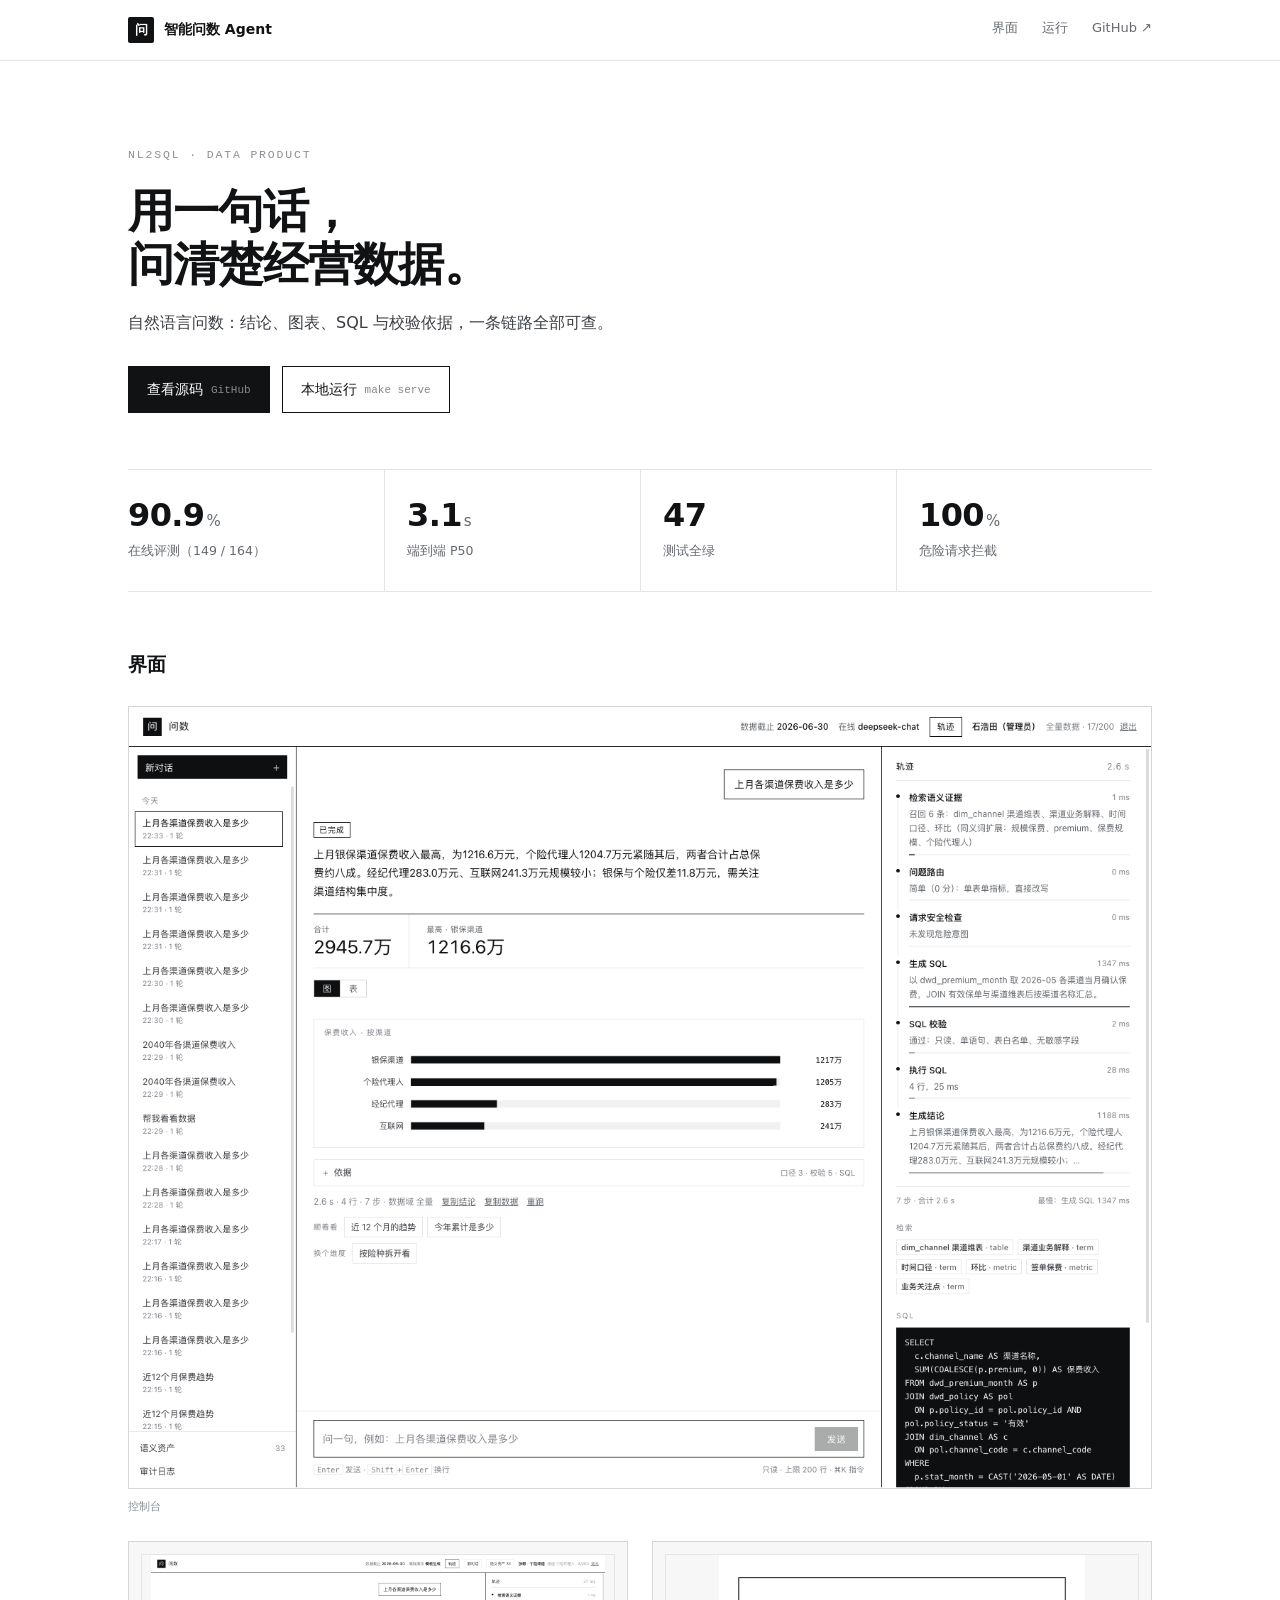
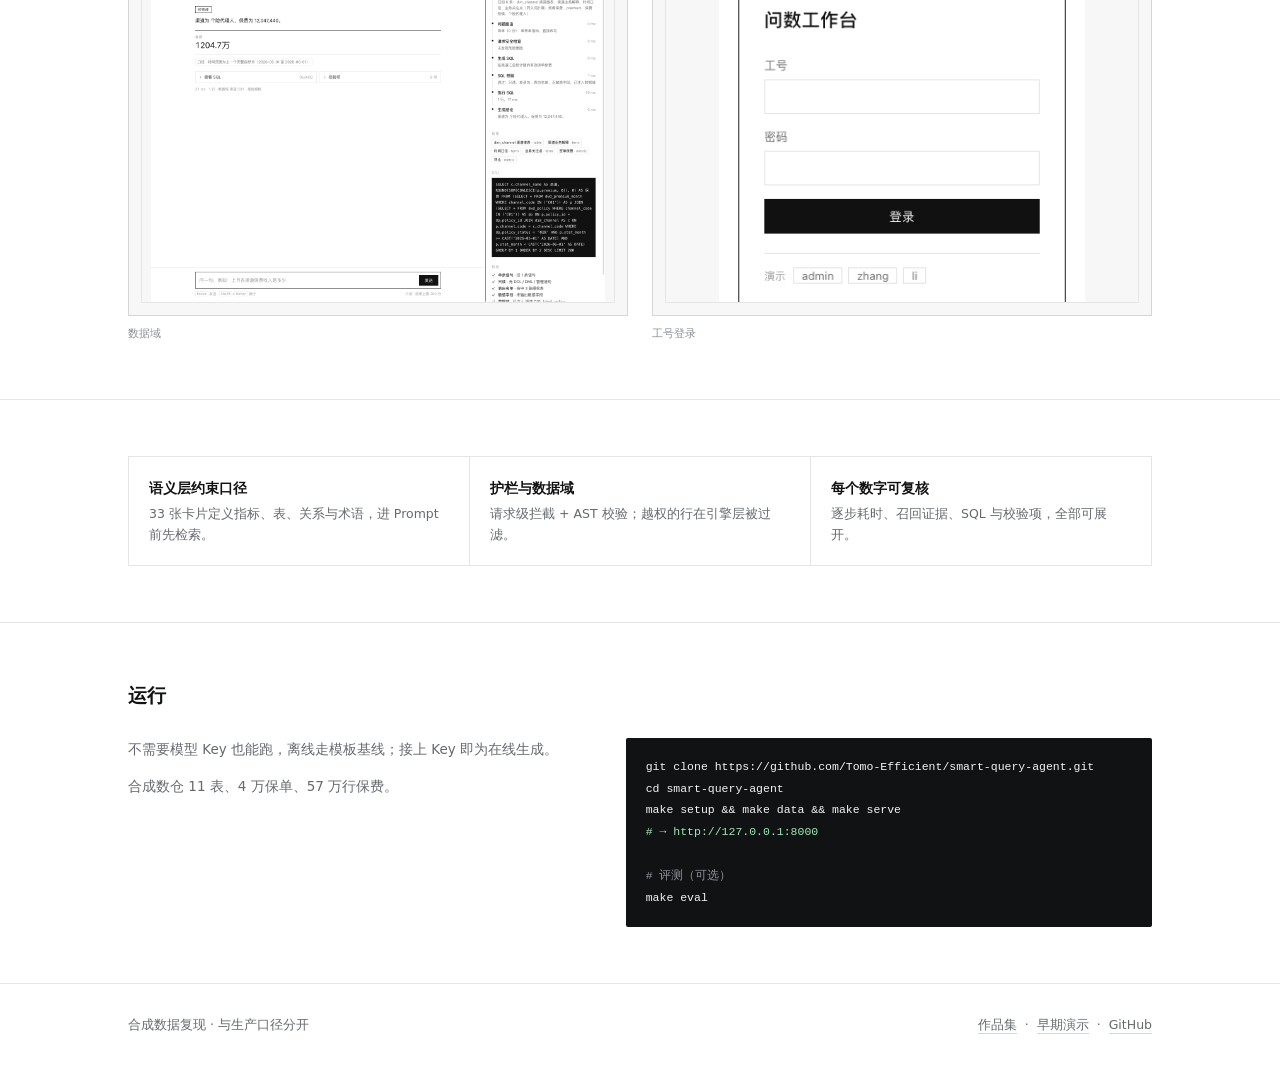
<file: index.html>
<!DOCTYPE html>
<html lang="zh-CN">
<head>
<meta charset="UTF-8">
<meta name="viewport" content="width=device-width, initial-scale=1.0">
<title>智能问数 Agent · 可运行的 NL2SQL</title>
<meta name="description" content="自然语言问数：结论、图表、SQL 与校验依据，一条链路全部可查。164 题在线评测 90.9%，代码开源。">
<style>
  :root{
    --ink:#111214;
    --ink-2:#3a3d42;
    --muted:#666a70;
    --faint:#8b8f95;
    --line:#e5e5e7;
    --line-2:#d6d6d9;
    --bg:#ffffff;
    --soft:#f7f7f8;
    --mono:"SF Mono",ui-monospace,"SFMono-Regular",Menlo,Consolas,"Liberation Mono",monospace;
    --sans:"PingFang SC","Hiragino Sans GB","Microsoft YaHei",system-ui,-apple-system,"Segoe UI",sans-serif;
    --max:1080px;
  }
  *{box-sizing:border-box;margin:0;padding:0}
  body{background:var(--bg);color:var(--ink);font-family:var(--sans);font-size:15px;line-height:1.7;-webkit-font-smoothing:antialiased}
  a{color:inherit}
  ::selection{background:#111;color:#fff}
  .wrap{max-width:var(--max);margin:0 auto;padding:0 28px}

  header{border-bottom:1px solid var(--line)}
  .bar{display:flex;align-items:center;justify-content:space-between;height:60px}
  .brand{display:flex;align-items:center;gap:10px;text-decoration:none}
  .mark{width:26px;height:26px;background:var(--ink);color:#fff;display:grid;place-items:center;font-size:13px;font-weight:600;border-radius:2px}
  .brand b{font-size:14px;font-weight:600}
  .bar nav{display:flex;align-items:center;gap:24px;font-size:13px;color:var(--muted)}
  .bar nav a{text-decoration:none;border-bottom:1px solid transparent;padding-bottom:2px;transition:border-color .15s,color .15s}
  .bar nav a:hover{color:var(--ink);border-bottom-color:var(--ink)}

  .hero{padding:84px 0 56px;border-bottom:1px solid var(--line)}
  .eyebrow{font-family:var(--mono);font-size:11.5px;letter-spacing:.16em;color:var(--faint);margin-bottom:20px;text-transform:uppercase}
  h1{font-size:clamp(30px,4.4vw,46px);line-height:1.16;letter-spacing:-.02em;font-weight:600;text-wrap:balance}
  .lead{margin-top:18px;max-width:34em;color:var(--ink-2);font-size:16px}
  .actions{display:flex;flex-wrap:wrap;gap:12px;margin-top:30px}
  .btn{display:inline-flex;align-items:center;gap:8px;text-decoration:none;border:1px solid var(--ink);padding:11px 18px;font-size:13.5px;font-weight:500;transition:background .15s,color .15s}
  .btn.primary{background:var(--ink);color:#fff}
  .btn.primary:hover{background:#000}
  .btn.ghost:hover{background:var(--soft)}
  .btn .k{font-family:var(--mono);font-size:11px;opacity:.5}

  .facts{display:grid;grid-template-columns:repeat(4,1fr);border-bottom:1px solid var(--line)}
  .fact{padding:28px 0 30px;border-left:1px solid var(--line);padding-left:22px}
  .fact:first-child{border-left:0;padding-left:0}
  .fact .v{font-size:32px;line-height:1.1;font-weight:600;letter-spacing:-.02em;font-variant-numeric:tabular-nums}
  .fact .v small{font-size:15px;font-weight:500;color:var(--muted);margin-left:2px}
  .fact .k{margin-top:6px;font-size:12.5px;color:var(--muted)}

  section{padding:56px 0;border-bottom:1px solid var(--line)}
  h2{font-size:19px;font-weight:600;letter-spacing:-.01em;margin-bottom:26px}

  .shots{display:grid;grid-template-columns:1fr 1fr;gap:24px}
  .shot{display:block;text-decoration:none}
  .shot.big{grid-column:1 / -1}
  .frame{border:1px solid var(--line-2);background:var(--soft);overflow:hidden}
  .frame img{display:block;width:100%;height:auto}
  .shots .shot:not(.big) .frame{position:relative;aspect-ratio:4/3}
  .shots .shot:not(.big) .frame img{
    position:absolute;inset:12px;width:calc(100% - 24px);height:calc(100% - 24px);
    object-fit:contain;border:1px solid var(--line);
  }
  .cap{display:flex;justify-content:space-between;gap:16px;margin-top:9px;font-size:12px;color:var(--muted)}
  .cap span:last-child{color:var(--faint);font-family:var(--mono);font-size:11px}

  .cards{display:grid;grid-template-columns:repeat(3,1fr);gap:1px;background:var(--line);border:1px solid var(--line)}
  .card{background:#fff;padding:20px}
  .card h3{font-size:13.5px;font-weight:600;margin-bottom:4px}
  .card p{font-size:12.5px;color:var(--muted);line-height:1.65}

  .run{display:grid;grid-template-columns:1fr 1.15fr;gap:40px;align-items:start}
  .run p{font-size:13.5px;color:var(--muted);margin-bottom:14px}
  .run p:last-child{margin-bottom:0}
  pre{background:var(--ink);color:#f4f4f5;font-family:var(--mono);font-size:11.5px;line-height:1.9;padding:18px 20px;border-radius:2px;white-space:pre-wrap;overflow-wrap:anywhere}
  pre .c{color:#8e9299}
  pre .g{color:#9ee6b8}

  footer{padding:30px 0 48px;font-size:12.5px;color:var(--muted)}
  .foot{display:flex;flex-wrap:wrap;justify-content:space-between;gap:12px}
  .foot a{color:var(--muted);text-decoration:none;border-bottom:1px solid var(--line-2);padding-bottom:1px}
  .foot a:hover{color:var(--ink);border-bottom-color:var(--ink)}

  @media (max-width:860px){
    .hero{padding:56px 0 40px}
    h1{font-size:27px}
    .facts{grid-template-columns:1fr 1fr}
    .fact{border-left:0;border-top:1px solid var(--line);padding:20px 0}
    .fact:nth-child(-n+2){border-top:0}
    .fact:nth-child(even){padding-left:18px;border-left:1px solid var(--line)}
    .shots{grid-template-columns:1fr}
    .cards{grid-template-columns:1fr}
    .run{grid-template-columns:1fr;gap:22px}
    section{padding:44px 0}
    .bar nav a.hide-sm{display:none}
  }
  @media (prefers-reduced-motion:reduce){*{transition:none!important}}
</style>
</head>
<body>

<header>
  <div class="wrap bar">
    <a class="brand" href="./"><span class="mark">问</span><b>智能问数 Agent</b></a>
    <nav>
      <a href="#shots" class="hide-sm">界面</a>
      <a href="#run">运行</a>
      <a href="https://github.com/Tomo-Efficient/smart-query-agent" target="_blank" rel="noopener">GitHub ↗</a>
    </nav>
  </div>
</header>

<main>
  <div class="wrap">
    <div class="hero">
      <div class="eyebrow">NL2SQL · Data Product</div>
      <h1>用一句话，<br>问清楚经营数据。</h1>
      <p class="lead">自然语言问数：结论、图表、SQL 与校验依据，一条链路全部可查。</p>
      <div class="actions">
        <a class="btn primary" href="https://github.com/Tomo-Efficient/smart-query-agent" target="_blank" rel="noopener">查看源码 <span class="k">GitHub</span></a>
        <a class="btn ghost" href="#run">本地运行 <span class="k">make serve</span></a>
      </div>
    </div>
  </div>

  <div class="wrap">
    <div class="facts">
      <div class="fact"><div class="v">90.9<small>%</small></div><div class="k">在线评测（149 / 164）</div></div>
      <div class="fact"><div class="v">3.1<small>s</small></div><div class="k">端到端 P50</div></div>
      <div class="fact"><div class="v">47</div><div class="k">测试全绿</div></div>
      <div class="fact"><div class="v">100<small>%</small></div><div class="k">危险请求拦截</div></div>
    </div>
  </div>

  <section id="shots">
    <div class="wrap">
      <h2>界面</h2>
      <div class="shots">
        <a class="shot big" href="docs/console.png" target="_blank" rel="noopener">
          <div class="frame"><img src="docs/console.png" alt="控制台：对话历史、结论与图表、运行轨迹" loading="lazy"></div>
          <div class="cap"><span>控制台</span></div>
        </a>
        <a class="shot" href="docs/scope.png" target="_blank" rel="noopener">
          <div class="frame"><img src="docs/scope.png" alt="数据域生效，只返回有权限的渠道" loading="lazy"></div>
          <div class="cap"><span>数据域</span></div>
        </a>
        <a class="shot" href="docs/login.png" target="_blank" rel="noopener">
          <div class="frame"><img src="docs/login-card.png" alt="工号登录" loading="lazy"></div>
          <div class="cap"><span>工号登录</span></div>
        </a>
      </div>
    </div>
  </section>

  <section>
    <div class="wrap">
      <div class="cards">
        <div class="card"><h3>语义层约束口径</h3><p>33 张卡片定义指标、表、关系与术语，进 Prompt 前先检索。</p></div>
        <div class="card"><h3>护栏与数据域</h3><p>请求级拦截 + AST 校验；越权的行在引擎层被过滤。</p></div>
        <div class="card"><h3>每个数字可复核</h3><p>逐步耗时、召回证据、SQL 与校验项，全部可展开。</p></div>
      </div>
    </div>
  </section>

  <section id="run">
    <div class="wrap">
      <h2>运行</h2>
      <div class="run">
        <div>
          <p>不需要模型 Key 也能跑，离线走模板基线；接上 Key 即为在线生成。</p>
          <p>合成数仓 11 表、4 万保单、57 万行保费。</p>
        </div>
        <pre>git clone https://github.com/Tomo-Efficient/smart-query-agent.git
cd smart-query-agent
make setup &amp;&amp; make data &amp;&amp; make serve
<span class="g"># → http://127.0.0.1:8000</span>

<span class="c"># 评测（可选）</span>
make eval</pre>
      </div>
    </div>
  </section>
</main>

<footer>
  <div class="wrap foot">
    <div>合成数据复现 · 与生产口径分开</div>
    <div>
      <a href="https://tomo-efficient.github.io/ai-product-portfolio/" target="_blank" rel="noopener">作品集</a>
      &nbsp;·&nbsp;
      <a href="legacy-demo.html">早期演示</a>
      &nbsp;·&nbsp;
      <a href="https://github.com/Tomo-Efficient/smart-query-agent" target="_blank" rel="noopener">GitHub</a>
    </div>
  </div>
</footer>

</body>
</html>
</file>
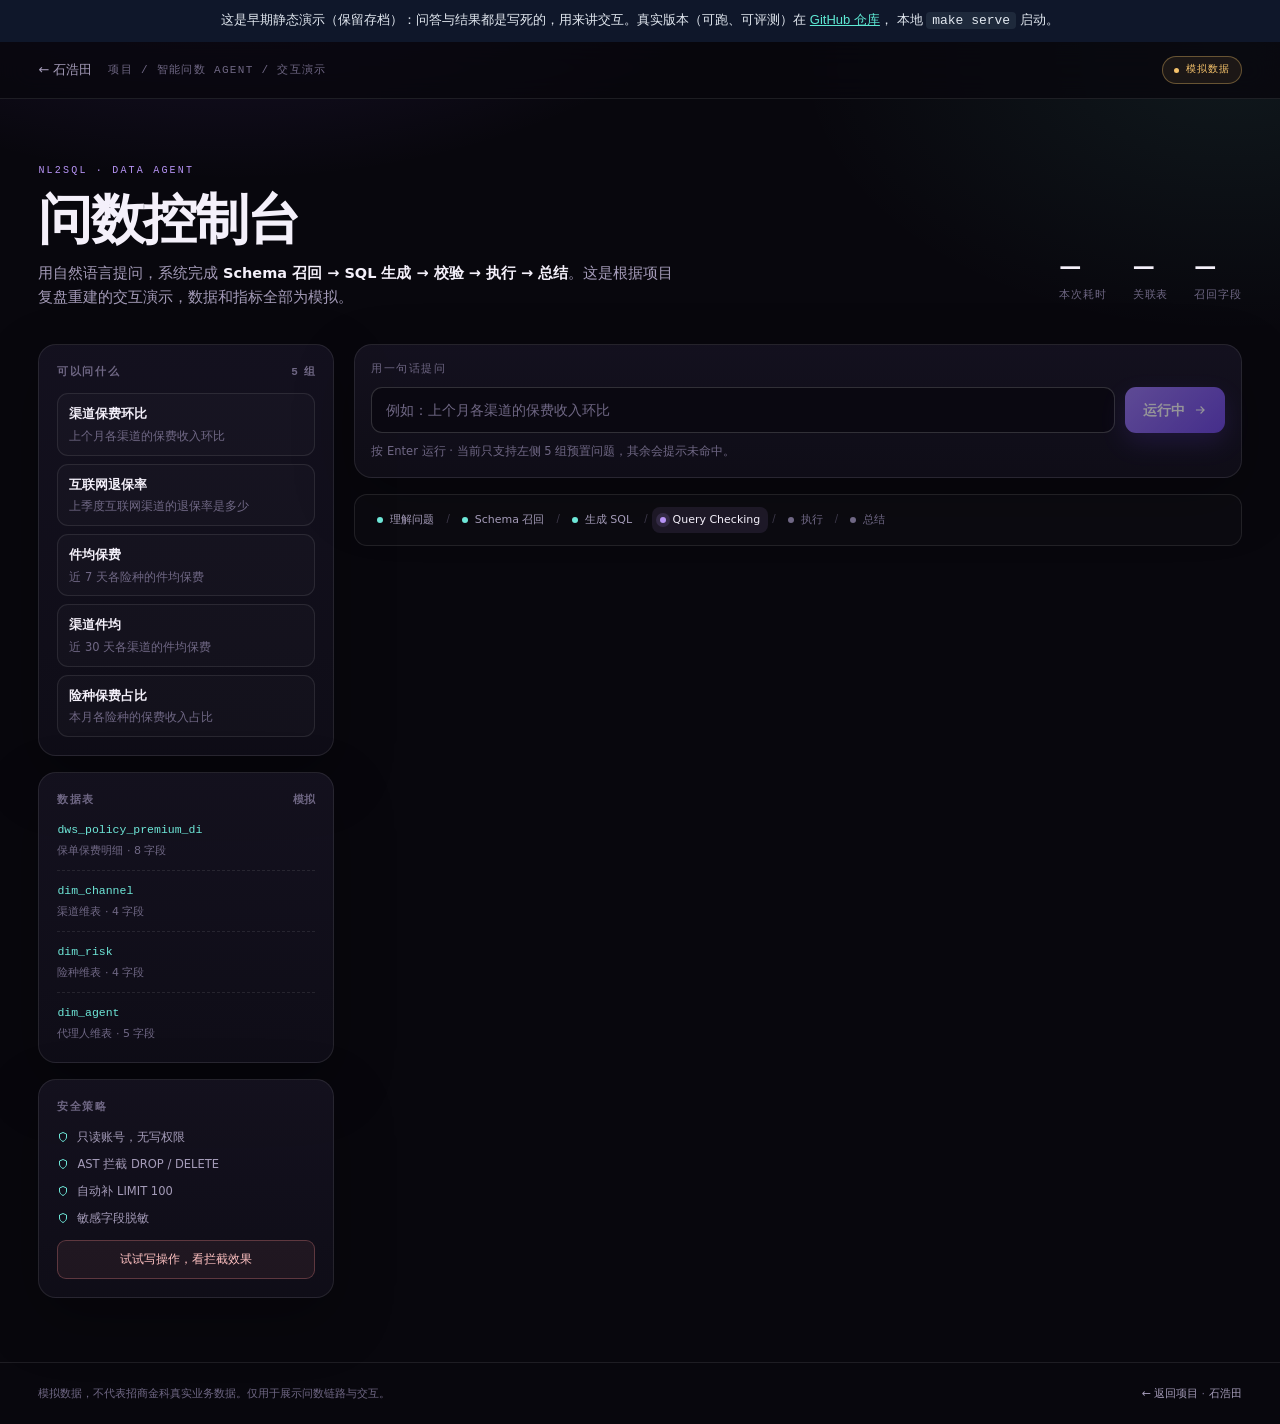
<file: legacy-demo.html>
<!DOCTYPE html>
<html lang="zh-CN">
<head>
<meta charset="UTF-8">
<meta name="viewport" content="width=device-width, initial-scale=1.0">
<title>智能问数 Agent · 交互演示</title>
<meta name="description" content="智能问数 Agent 的交互演示：根据项目复盘重建，自然语言提问、Schema 召回、SQL 生成、Query Checking 与结果展示，全部使用模拟数据。">
<style>
  :root{
    color-scheme: dark;
    --bg:#08070d;
    --bg-2:#0c0a13;
    --panel:#100e18;
    --panel-2:#151220;
    --line:rgba(255,255,255,.09);
    --line-strong:rgba(255,255,255,.16);
    --ink:#f4f0fa;
    --muted:#a49bb8;
    --faint:#6f6784;
    --accent:#b794f6;
    --accent-strong:#8b5cf6;
    --mint:#6ee7d8;
    --amber:#f5c26b;
    --red:#ff8f8f;
    --radius:18px;
    --mono:"SF Mono","Menlo","Consolas","Liberation Mono",monospace;
    --ease:cubic-bezier(.16,1,.3,1);
    font-family:"PingFang SC","Microsoft YaHei","Hiragino Sans GB",system-ui,-apple-system,sans-serif;
    background:var(--bg);color:var(--ink);
    -webkit-font-smoothing:antialiased;
  }
  *{box-sizing:border-box;margin:0;padding:0}
  html{scroll-behavior:smooth}
  body{
    min-width:320px;
    background:
      radial-gradient(900px 520px at 18% -10%,rgba(139,92,246,.20),transparent 62%),
      radial-gradient(720px 460px at 96% 4%,rgba(110,231,216,.08),transparent 60%),
      var(--bg);
    color:var(--ink);line-height:1.65;
  }
  a{color:inherit}
  button{font:inherit;color:inherit}
  ::selection{background:rgba(183,148,246,.3)}

  .top{
    position:sticky;top:0;z-index:30;
    display:flex;align-items:center;gap:16px;
    padding:14px clamp(16px,3vw,40px);
    background:rgba(8,7,13,.78);
    border-bottom:1px solid var(--line);
    backdrop-filter:blur(14px);
  }
  .back{display:inline-flex;align-items:center;gap:8px;text-decoration:none;font-size:13px;color:var(--muted);white-space:nowrap}
  .back:hover{color:var(--ink)}
  .crumb{font-family:var(--mono);font-size:11px;letter-spacing:.12em;text-transform:uppercase;color:var(--faint)}
  .top .badge{margin-left:auto}
  .badge{
    display:inline-flex;align-items:center;gap:7px;
    padding:5px 11px;border:1px solid rgba(245,194,107,.35);border-radius:999px;
    background:rgba(245,194,107,.08);color:var(--amber);
    font-family:var(--mono);font-size:10px;letter-spacing:.1em;text-transform:uppercase;
  }
  .badge::before{content:"";width:5px;height:5px;border-radius:50%;background:currentColor}

  .wrap{max-width:1280px;margin:0 auto;padding:clamp(34px,5vw,64px) clamp(16px,3vw,40px) 64px}

  .intro{display:grid;grid-template-columns:minmax(0,1fr) auto;gap:28px;align-items:end;margin-bottom:34px}
  .kicker{font-family:var(--mono);font-size:10px;letter-spacing:.22em;text-transform:uppercase;color:var(--accent);margin-bottom:12px}
  h1{font-size:clamp(34px,5vw,54px);line-height:1.05;letter-spacing:-.035em;font-weight:750}
  .lede{max-width:640px;margin-top:14px;font-size:14.5px;color:var(--muted)}
  .lede b{color:var(--ink);font-weight:600}
  .intro-meta{display:flex;gap:26px;padding-bottom:6px}
  .intro-meta div{display:grid;gap:2px}
  .intro-meta strong{font-size:22px;font-weight:650;letter-spacing:-.02em}
  .intro-meta span{font-size:10.5px;color:var(--faint);font-family:var(--mono);letter-spacing:.08em;text-transform:uppercase}

  .layout{display:grid;grid-template-columns:296px minmax(0,1fr);gap:20px;align-items:start}
  .panel{
    border:1px solid var(--line);border-radius:var(--radius);
    background:linear-gradient(180deg,rgba(21,18,32,.92),rgba(16,14,24,.92));
    padding:18px;
    box-shadow:0 22px 60px rgba(0,0,0,.28);
  }
  .panel + .panel{margin-top:16px}
  .panel h2{
    display:flex;align-items:center;justify-content:space-between;gap:10px;
    font-size:11px;font-weight:600;letter-spacing:.14em;text-transform:uppercase;
    color:var(--faint);margin-bottom:12px;font-family:var(--mono);
  }
  .panel h2 em{font-style:normal;letter-spacing:0;text-transform:none;font-family:inherit;font-size:11px;color:var(--faint)}

  .examples{display:grid;gap:8px}
  .example{
    display:grid;gap:3px;text-align:left;cursor:pointer;
    padding:10px 11px;border:1px solid var(--line);border-radius:11px;
    background:rgba(255,255,255,.02);
    transition:border-color .18s var(--ease),background .18s var(--ease),transform .18s var(--ease);
  }
  .example:hover{border-color:rgba(183,148,246,.5);background:rgba(183,148,246,.07);transform:translateX(2px)}
  .example b{font-size:12.5px;font-weight:600}
  .example span{font-size:11.5px;color:var(--faint);line-height:1.45}

  .schema{list-style:none;display:grid;gap:11px}
  .schema li{display:grid;gap:2px;padding-bottom:10px;border-bottom:1px dashed var(--line)}
  .schema li:last-child{border-bottom:0;padding-bottom:0}
  .schema code{font-family:var(--mono);font-size:11.5px;color:var(--mint);word-break:break-all}
  .schema span{font-size:11px;color:var(--faint)}

  .security-list{list-style:none;display:grid;gap:8px;font-size:11.5px;color:var(--muted)}
  .security-list li{display:flex;gap:8px;align-items:flex-start}
  .security-list svg{flex:none;margin-top:3px;color:var(--mint)}
  .try{
    margin-top:12px;width:100%;cursor:pointer;
    padding:9px 11px;border-radius:9px;border:1px solid rgba(255,143,143,.28);
    background:rgba(255,143,143,.07);color:#ffc2c2;font-size:11.5px;
  }
  .try:hover{background:rgba(255,143,143,.13)}

  .console{display:grid;gap:16px;min-width:0}
  .ask{padding:16px}
  .ask label{display:block;font-family:var(--mono);font-size:10.5px;letter-spacing:.14em;text-transform:uppercase;color:var(--faint);margin-bottom:8px}
  .ask-row{display:flex;gap:10px}
  .ask input{
    flex:1;min-width:0;height:46px;padding:0 14px;
    color:var(--ink);font-size:14px;
    background:#0a0811;border:1px solid var(--line-strong);border-radius:11px;
    outline:none;transition:border-color .18s var(--ease),box-shadow .18s var(--ease);
  }
  .ask input::placeholder{color:var(--faint)}
  .ask input:focus{border-color:rgba(183,148,246,.7);box-shadow:0 0 0 3px rgba(139,92,246,.16)}
  .run{
    flex:none;display:inline-flex;align-items:center;gap:8px;
    height:46px;padding:0 18px;border:0;border-radius:11px;cursor:pointer;
    background:linear-gradient(135deg,#9d7bf8,#7048e8);color:#fff;font-size:13.5px;font-weight:600;
    box-shadow:0 10px 26px rgba(112,72,232,.28);
    transition:filter .18s var(--ease),transform .18s var(--ease),opacity .18s var(--ease);
  }
  .run:hover{filter:brightness(1.08);transform:translateY(-1px)}
  .run:disabled{opacity:.55;cursor:wait;transform:none}
  .ask-hint{margin-top:9px;font-size:11.5px;color:var(--faint)}
  .ask-hint code{font-family:var(--mono);color:var(--muted)}

  .pipeline{
    display:flex;flex-wrap:wrap;gap:7px 4px;align-items:center;
    padding:12px 14px;border:1px solid var(--line);border-radius:13px;
    background:rgba(255,255,255,.02);
  }
  .step{
    display:inline-flex;align-items:center;gap:7px;
    padding:4px 8px;border-radius:8px;
    font-size:11px;color:var(--faint);white-space:nowrap;
    transition:color .2s var(--ease),background .2s var(--ease);
  }
  .step .dot{width:6px;height:6px;border-radius:50%;background:var(--faint);transition:background .2s,box-shadow .2s}
  .step.active{color:var(--ink);background:rgba(183,148,246,.1)}
  .step.active .dot{background:var(--accent);box-shadow:0 0 0 4px rgba(183,148,246,.14)}
  .step.done{color:var(--muted)}
  .step.done .dot{background:var(--mint)}
  .step.error{color:#ffc2c2;background:rgba(255,143,143,.1)}
  .step.error .dot{background:var(--red)}
  .pipe-sep{color:var(--faint);font-size:10px;opacity:.5}

  .result{display:grid;gap:14px;animation:rise .4s var(--ease) both}
  @keyframes rise{from{opacity:0;transform:translateY(8px)}to{opacity:1;transform:none}}
  .result-head{display:flex;align-items:center;gap:10px;flex-wrap:wrap}
  .result-head .tag{
    display:inline-flex;align-items:center;gap:6px;padding:3px 9px;border-radius:999px;
    background:rgba(110,231,216,.1);color:var(--mint);
    font-family:var(--mono);font-size:10px;letter-spacing:.1em;text-transform:uppercase;
  }
  .result-meta{margin-left:auto;font-family:var(--mono);font-size:10.5px;color:var(--faint);letter-spacing:.04em}
  .answer{font-size:15px;color:#e9e3f3;line-height:1.75}

  .sqlcard{border:1px solid var(--line);border-radius:13px;overflow:hidden;background:#07060c}
  .sqlhead{display:flex;align-items:center;gap:10px;padding:9px 12px;border-bottom:1px solid var(--line);background:rgba(255,255,255,.025)}
  .sqlhead span{font-family:var(--mono);font-size:10px;letter-spacing:.12em;text-transform:uppercase;color:var(--faint)}
  .sqlhead .ok{color:var(--mint)}
  .copy{margin-left:auto;cursor:pointer;border:1px solid var(--line);border-radius:7px;background:transparent;color:var(--muted);font-size:10.5px;padding:4px 8px}
  .copy:hover{color:var(--ink);border-color:var(--line-strong)}
  pre.sql{margin:0;padding:14px;overflow:auto;max-height:none;font-family:var(--mono);font-size:11.5px;line-height:1.72;color:#cfc6e2;tab-size:2}
  .sql .kw{color:#c4a5ff}
  .sql .fn{color:#6ee7d8}
  .sql .str{color:#f5c26b}
  .sql .num{color:#ffb3c7}

  .grid2{display:grid;grid-template-columns:minmax(0,1.15fr) minmax(0,.85fr);gap:14px}
  .card{border:1px solid var(--line);border-radius:13px;background:rgba(255,255,255,.018);overflow:hidden}
  .card-head{display:flex;align-items:center;gap:8px;padding:10px 12px;border-bottom:1px solid var(--line);font-family:var(--mono);font-size:10px;letter-spacing:.12em;text-transform:uppercase;color:var(--faint)}
  .card-head em{margin-left:auto;font-style:normal;letter-spacing:0;text-transform:none;font-family:inherit;font-size:10.5px;color:var(--faint)}
  .tablewrap{overflow:auto}
  table{width:100%;border-collapse:collapse;font-size:12px;min-width:340px}
  th,td{padding:9px 12px;text-align:left;white-space:nowrap}
  th{font-weight:500;color:var(--faint);font-size:10.5px;letter-spacing:.04em;border-bottom:1px solid var(--line)}
  td{border-bottom:1px solid rgba(255,255,255,.05);color:#e7e1f1}
  tr:last-child td{border-bottom:0}
  td:not(:first-child),th:not(:first-child){text-align:right;font-family:var(--mono);font-size:11.5px}

  .chart{padding:14px 12px 16px;display:grid;gap:9px}
  .bar{display:grid;grid-template-columns:78px minmax(0,1fr) 64px;gap:9px;align-items:center;font-size:11px}
  .bar > span{color:var(--muted);white-space:nowrap;overflow:hidden;text-overflow:ellipsis}
  .bar .track{height:6px;border-radius:99px;background:rgba(255,255,255,.06);overflow:hidden}
  .bar i{display:block;height:100%;border-radius:99px;background:linear-gradient(90deg,rgba(183,148,246,.65),var(--accent));transition:width .6s var(--ease)}
  .bar b{text-align:right;font-family:var(--mono);font-weight:500;font-size:10.5px;color:var(--ink)}

  .checks{display:grid;grid-template-columns:1fr 1fr;gap:8px}
  .check{display:flex;gap:9px;padding:10px 11px;border:1px solid var(--line);border-radius:11px;background:rgba(110,231,216,.03)}
  .check svg{flex:none;color:var(--mint);margin-top:2px}
  .check strong{display:block;font-size:11.5px;font-weight:600}
  .check small{display:block;font-size:10.5px;color:var(--faint);line-height:1.45}

  .evidence{padding:12px 14px;border:1px solid var(--line);border-radius:13px;background:rgba(255,255,255,.015)}
  .evidence h3{font-family:var(--mono);font-size:10px;letter-spacing:.12em;text-transform:uppercase;color:var(--faint);margin-bottom:7px}
  .evidence ul{list-style:none;display:grid;gap:5px}
  .evidence li{position:relative;padding-left:13px;font-size:11.5px;color:var(--muted);line-height:1.55}
  .evidence li::before{content:"";position:absolute;left:2px;top:8px;width:4px;height:4px;border-radius:50%;background:var(--accent);opacity:.8}

  .blocked{padding:20px;border:1px solid rgba(255,143,143,.35);border-radius:16px;background:rgba(255,143,143,.06)}
  .blocked .bhead{display:flex;align-items:center;gap:10px;color:#ffd0d0;font-weight:650;font-size:15px}
  .blocked p{margin-top:8px;font-size:13px;color:#f0c9c9}
  .blocked ul{list-style:none;display:grid;gap:6px;margin-top:12px;font-size:11.5px;color:#d8b8b8}
  .blocked li{display:flex;gap:8px}
  .blocked li::before{content:"—";color:var(--red)}

  .empty{padding:22px;border:1px dashed var(--line-strong);border-radius:16px;background:rgba(255,255,255,.015)}
  .empty strong{display:block;font-size:14px}
  .empty p{margin-top:7px;font-size:12.5px;color:var(--muted)}
  .chips{display:flex;flex-wrap:wrap;gap:7px;margin-top:12px}
  .chip{cursor:pointer;padding:5px 10px;border:1px solid var(--line);border-radius:999px;background:transparent;color:var(--muted);font-size:11px}
  .chip:hover{border-color:var(--accent);color:var(--ink)}

  footer{border-top:1px solid var(--line);padding:22px clamp(16px,3vw,40px);color:var(--faint);font-size:11px}
  footer .foot{max-width:1280px;margin:0 auto;display:flex;justify-content:space-between;gap:16px;flex-wrap:wrap}
  footer a{color:var(--muted);text-decoration:none}
  footer a:hover{color:var(--ink)}

  @media (max-width:980px){
    .layout{grid-template-columns:1fr}
    pre.sql{max-height:300px}
    .console{order:1}
    aside{order:2;display:grid;grid-template-columns:1fr 1fr;gap:16px;align-items:start}
    aside .panel + .panel{margin-top:0}
    .intro{grid-template-columns:1fr}
    .intro-meta{padding-bottom:0}
    .grid2{grid-template-columns:1fr}
  }
  @media (max-width:640px){
    .wrap{padding-top:28px}
    aside{grid-template-columns:1fr}
    .ask-row{flex-direction:column}
    .run{justify-content:center;width:100%}
    .checks{grid-template-columns:1fr}
    .intro-meta{gap:18px;flex-wrap:wrap}
    .result-meta{margin-left:0;width:100%}
    .bar{grid-template-columns:64px minmax(0,1fr) 54px}
    .crumb{display:none}
  }
  @media (prefers-reduced-motion:reduce){
    *,*::before,*::after{animation-duration:.001ms !important;animation-iteration-count:1 !important;transition-duration:.001ms !important}
  }
</style>
</head>
<body>
<div style="background:#0f172a;color:#e2e8f0;font:13px/1.6 -apple-system,'PingFang SC',sans-serif;padding:10px 16px;text-align:center">
  这是早期静态演示（保留存档）：问答与结果都是写死的，用来讲交互。真实版本（可跑、可评测）在
  <a href="https://github.com/Tomo-Efficient/smart-query-agent" style="color:#5eead4">GitHub 仓库</a>，
  本地 <code style="background:#1e293b;padding:1px 6px;border-radius:4px">make serve</code> 启动。
</div>
<header class="top">
  <a class="back" href="https://tomo-efficient.github.io/resume/">← 石浩田</a>
  <span class="crumb">项目 / 智能问数 Agent / 交互演示</span>
  <span class="badge">模拟数据</span>
</header>

<main class="wrap">
  <section class="intro">
    <div>
      <p class="kicker">NL2SQL · DATA AGENT</p>
      <h1>问数控制台</h1>
      <p class="lede">用自然语言提问，系统完成 <b>Schema 召回 → SQL 生成 → 校验 → 执行 → 总结</b>。这是根据项目复盘重建的交互演示，数据和指标全部为模拟。</p>
    </div>
    <div class="intro-meta">
      <div><strong>1.8s</strong><span>P50 延迟</span></div>
      <div><strong>2</strong><span>关联表</span></div>
      <div><strong>14</strong><span>召回字段</span></div>
    </div>
  </section>

  <div class="layout">
    <aside>
      <section class="panel">
        <h2>可以问什么 <em>5 组</em></h2>
        <div class="examples" id="examples"></div>
      </section>

      <section class="panel">
        <h2>数据表 <em>模拟</em></h2>
        <ul class="schema">
          <li><code>dws_policy_premium_di</code><span>保单保费明细 · 8 字段</span></li>
          <li><code>dim_channel</code><span>渠道维表 · 4 字段</span></li>
          <li><code>dim_risk</code><span>险种维表 · 4 字段</span></li>
          <li><code>dim_agent</code><span>代理人维表 · 5 字段</span></li>
        </ul>
      </section>

      <section class="panel">
        <h2>安全策略</h2>
        <ul class="security-list">
          <li><svg width="12" height="12" viewBox="0 0 24 24" fill="none" stroke="currentColor" stroke-width="2"><path d="M12 3l7 3v6c0 4-3 7-7 9-4-2-7-5-7-9V6l7-3z"/></svg><span>只读账号，无写权限</span></li>
          <li><svg width="12" height="12" viewBox="0 0 24 24" fill="none" stroke="currentColor" stroke-width="2"><path d="M12 3l7 3v6c0 4-3 7-7 9-4-2-7-5-7-9V6l7-3z"/></svg><span>AST 拦截 DROP / DELETE</span></li>
          <li><svg width="12" height="12" viewBox="0 0 24 24" fill="none" stroke="currentColor" stroke-width="2"><path d="M12 3l7 3v6c0 4-3 7-7 9-4-2-7-5-7-9V6l7-3z"/></svg><span>自动补 LIMIT 100</span></li>
          <li><svg width="12" height="12" viewBox="0 0 24 24" fill="none" stroke="currentColor" stroke-width="2"><path d="M12 3l7 3v6c0 4-3 7-7 9-4-2-7-5-7-9V6l7-3z"/></svg><span>敏感字段脱敏</span></li>
        </ul>
        <button class="try" id="tryBlocked" type="button">试试写操作，看拦截效果</button>
      </section>
    </aside>

    <section class="console">
      <div class="panel ask">
        <label for="q">用一句话提问</label>
        <div class="ask-row">
          <input id="q" type="text" autocomplete="off" placeholder="例如：上个月各渠道的保费收入环比" aria-label="输入问题">
          <button class="run" id="run" type="button">
            运行
            <svg width="14" height="14" viewBox="0 0 24 24" fill="none" stroke="currentColor" stroke-width="2"><path d="M5 12h13M13 6l6 6-6 6"/></svg>
          </button>
        </div>
        <p class="ask-hint">按 Enter 运行 · 当前只支持左侧 5 组预置问题，其余会提示未命中。</p>
      </div>

      <div class="pipeline" id="pipeline" aria-label="处理流程">
        <span class="step" data-step="0"><i class="dot"></i>理解问题</span><span class="pipe-sep">/</span>
        <span class="step" data-step="1"><i class="dot"></i>Schema 召回</span><span class="pipe-sep">/</span>
        <span class="step" data-step="2"><i class="dot"></i>生成 SQL</span><span class="pipe-sep">/</span>
        <span class="step" data-step="3"><i class="dot"></i>Query Checking</span><span class="pipe-sep">/</span>
        <span class="step" data-step="4"><i class="dot"></i>执行</span><span class="pipe-sep">/</span>
        <span class="step" data-step="5"><i class="dot"></i>总结</span>
      </div>

      <div id="output" aria-live="polite"></div>
    </section>
  </div>
</main>

<footer>
  <div class="foot">
    <span>模拟数据，不代表招商金科真实业务数据。仅用于展示问数链路与交互。</span>
    <span><a href="https://tomo-efficient.github.io/resume/#projects">← 返回项目</a> · <a href="https://tomo-efficient.github.io/resume/">石浩田</a></span>
  </div>
</footer>

<script>
const DEMO = [
  {
    id: "q1",
    label: "渠道保费环比",
    question: "上个月各渠道的保费收入环比",
    complexity: "中等",
    latency: "1.8s",
    tables: 2,
    fields: 14,
    answer: "上个月全渠道保费收入 3.12 亿元，环比 +5.8%。互联网渠道增速最快（+21.6%），银保渠道小幅下滑（-2.1%）；个险代理人仍是最大来源。",
    sql: `WITH cur AS (
  SELECT channel_code, SUM(premium) AS premium
  FROM dws_policy_premium_di
  WHERE stat_date >= DATE_TRUNC('month', CURRENT_DATE - INTERVAL '1 month')
    AND stat_date <  DATE_TRUNC('month', CURRENT_DATE)
    AND policy_status = '有效'
  GROUP BY channel_code
), prev AS (
  SELECT channel_code, SUM(premium) AS premium
  FROM dws_policy_premium_di
  WHERE stat_date >= DATE_TRUNC('month', CURRENT_DATE - INTERVAL '2 month')
    AND stat_date <  DATE_TRUNC('month', CURRENT_DATE - INTERVAL '1 month')
    AND policy_status = '有效'
  GROUP BY channel_code
)
SELECT c.channel_name,
       ROUND(cur.premium / 10000, 1) AS premium_wan,
       ROUND((cur.premium / NULLIF(prev.premium, 0) - 1) * 100, 1) AS mom_pct
FROM cur
JOIN prev USING (channel_code)
JOIN dim_channel c USING (channel_code)
ORDER BY premium_wan DESC
LIMIT 100;`,
    columns: ["渠道", "保费收入（万元）", "环比"],
    rows: [
      ["个险代理人", "12,840.0", "+8.4%"],
      ["银保渠道", "9,620.0", "-2.1%"],
      ["互联网", "5,480.0", "+21.6%"],
      ["经纪代理", "3,260.0", "+3.2%"]
    ],
    chart: { type: "value", index: 1, label: "保费（万元）" },
    checks: [
      ["只读账号", "使用 analytics_ro"],
      ["AST 校验", "无写操作，无全表扫描"],
      ["自动 LIMIT", "已补 LIMIT 100"],
      ["口径命中", "保费收入 / 有效保单 / 环比"]
    ],
    evidence: [
      "指标平台：保费收入 = SUM(premium)，剔除退保与失效保单",
      "同义词：保费收入 / 已赚保费 / premium_income",
      "口径：环比 = 本月 / 上月 - 1，按自然月统计",
      "表语义：dws_policy_premium_di 按 stat_date 分区，channel_code 关联 dim_channel"
    ]
  },
  {
    id: "q2",
    label: "互联网退保率",
    question: "上季度互联网渠道的退保率是多少",
    complexity: "简单",
    latency: "1.4s",
    tables: 2,
    fields: 8,
    answer: "上季度互联网渠道退保率为 4.7%，高于全渠道均值 3.9%。主要集中在投保后 30 天内，建议进一步拆分产品与首期保费区间。",
    sql: `SELECT
  ROUND(SUM(CASE WHEN policy_status = '退保' THEN 1 ELSE 0 END)::numeric
        / COUNT(*), 4) AS surrender_rate,
  COUNT(*) AS policy_cnt
FROM dws_policy_premium_di p
JOIN dim_channel c USING (channel_code)
WHERE c.channel_name = '互联网'
  AND p.stat_date >= DATE_TRUNC('quarter', CURRENT_DATE - INTERVAL '1 quarter')
  AND p.stat_date <  DATE_TRUNC('quarter', CURRENT_DATE)
LIMIT 100;`,
    columns: ["退保率", "保单件数"],
    rows: [["4.7%", "18,420"]],
    chart: null,
    checks: [
      ["只读账号", "使用 analytics_ro"],
      ["AST 校验", "无写操作"],
      ["自动 LIMIT", "已补 LIMIT 100"],
      ["口径命中", "退保率 = 退保件数 / 总件数"]
    ],
    evidence: [
      "指标平台：退保率 = 退保件数 / 承保件数，按保单口径去重",
      "字段语义：policy_status 枚举包含 有效 / 失效 / 退保",
      "时间口径：季度按自然季度，stat_date 为保单生效日"
    ]
  },
  {
    id: "q3",
    label: "件均保费",
    question: "近 7 天各险种的件均保费",
    complexity: "简单",
    latency: "1.2s",
    tables: 2,
    fields: 11,
    answer: "近 7 天件均保费最高的是重疾险（8,420 元），其次为年金险（6,150 元）。医疗险件均 1,980 元，但件数最多，适合作为交叉销售入口。",
    sql: `SELECT
  risk_name,
  ROUND(SUM(premium)::numeric / COUNT(DISTINCT policy_no), 0) AS avg_premium,
  COUNT(DISTINCT policy_no) AS policy_cnt
FROM dws_policy_premium_di p
JOIN dim_risk r USING (risk_code)
WHERE p.stat_date >= CURRENT_DATE - INTERVAL '7 day'
  AND p.policy_status = '有效'
GROUP BY risk_name
ORDER BY avg_premium DESC
LIMIT 100;`,
    columns: ["险种", "件均保费（元）", "件数"],
    rows: [
      ["重疾险", "8,420", "1,260"],
      ["年金险", "6,150", "840"],
      ["医疗险", "1,980", "3,420"]
    ],
    chart: { type: "value", index: 1, label: "件均（元）" },
    checks: [
      ["只读账号", "使用 analytics_ro"],
      ["AST 校验", "无写操作"],
      ["自动 LIMIT", "已补 LIMIT 100"],
      ["口径命中", "件均 = 保费 / 保单件数"]
    ],
    evidence: [
      "指标平台：件均保费 = SUM(premium) / COUNT(DISTINCT policy_no)",
      "维度：risk_code 关联 dim_risk，险种名称取自维表",
      "过滤：仅统计有效保单，排除退保与失效"
    ]
  },
  {
    id: "q4",
    label: "渠道件均",
    question: "近 30 天各渠道的件均保费",
    complexity: "中等",
    latency: "1.6s",
    tables: 2,
    fields: 12,
    answer: "个险代理人的件均保费最高（6,480 元），互联网最低（1,860 元），但互联网件数最多（9,640 件）。渠道策略上，互联网适合走量，个险适合做高价值产品。",
    sql: `SELECT c.channel_name,
       ROUND(SUM(p.premium)::numeric / COUNT(DISTINCT p.policy_no), 0) AS avg_premium,
       COUNT(DISTINCT p.policy_no) AS policy_cnt
FROM dws_policy_premium_di p
JOIN dim_channel c USING (channel_code)
WHERE p.stat_date >= CURRENT_DATE - INTERVAL '30 day'
  AND p.policy_status = '有效'
GROUP BY c.channel_name
ORDER BY avg_premium DESC
LIMIT 100;`,
    columns: ["渠道", "件均保费（元）", "件数"],
    rows: [
      ["个险代理人", "6,480", "8,420"],
      ["银保渠道", "5,120", "6,180"],
      ["经纪代理", "4,260", "2,310"],
      ["互联网", "1,860", "9,640"]
    ],
    chart: { type: "value", index: 1, label: "件均（元）" },
    checks: [
      ["只读账号", "使用 analytics_ro"],
      ["AST 校验", "无写操作"],
      ["自动 LIMIT", "已补 LIMIT 100"],
      ["口径命中", "件均 / 保单件数 / 有效保单"]
    ],
    evidence: [
      "指标平台：件均保费 = 保费收入 / 保单件数",
      "渠道口径：channel_name 来自 dim_channel，与保费明细一对多关联",
      "时间口径：近 30 天按自然日滚动，含当天"
    ]
  },
  {
    id: "q5",
    label: "险种保费占比",
    question: "本月各险种的保费收入占比",
    complexity: "中等",
    latency: "1.7s",
    tables: 2,
    fields: 10,
    answer: "本月重疾险保费占比最高（42.6%），年金险次之（28.4%），两者合计 71%。医疗险件数多但件均低，保费占比 18.2%。",
    sql: `WITH cur AS (
  SELECT risk_code, SUM(premium) AS premium
  FROM dws_policy_premium_di
  WHERE stat_date >= DATE_TRUNC('month', CURRENT_DATE)
    AND stat_date <  DATE_TRUNC('month', CURRENT_DATE) + INTERVAL '1 month'
    AND policy_status = '有效'
  GROUP BY risk_code
)
SELECT r.risk_name,
       ROUND(cur.premium / 10000, 1) AS premium_wan,
       ROUND(cur.premium / SUM(cur.premium) OVER () * 100, 1) AS share_pct
FROM cur
JOIN dim_risk r USING (risk_code)
ORDER BY share_pct DESC
LIMIT 100;`,
    columns: ["险种", "保费收入（万元）", "占比"],
    rows: [
      ["重疾险", "13,290.0", "42.6%"],
      ["年金险", "8,860.0", "28.4%"],
      ["医疗险", "5,680.0", "18.2%"],
      ["意外险", "3,370.0", "10.8%"]
    ],
    chart: { type: "percent", index: 2, label: "占比" },
    checks: [
      ["只读账号", "使用 analytics_ro"],
      ["AST 校验", "无写操作"],
      ["自动 LIMIT", "已补 LIMIT 100"],
      ["口径命中", "保费 / 险种 / 占比"]
    ],
    evidence: [
      "指标平台：保费收入 = SUM(premium)，仅统计有效保单",
      "占比：险种保费 / 当月总保费，窗口函数一次计算",
      "维度：risk_code 关联 dim_risk，险种名称取自维表"
    ]
  }
];

const $ = (s, el = document) => el.querySelector(s);
const $$ = (s, el = document) => [...el.querySelectorAll(s)];
const wait = (ms) => new Promise((r) => setTimeout(r, ms));
const reduce = window.matchMedia("(prefers-reduced-motion: reduce)").matches;

function esc(s) {
  return String(s).replace(/[&<>"']/g, (c) => ({ "&": "&amp;", "<": "&lt;", ">": "&gt;", '"': "&quot;", "'": "&#39;" }[c]));
}

function highlight(sql) {
  const strings = [];
  let out = esc(sql).replace(/&#39;([\s\S]*?)&#39;/g, (m, inner) => {
    strings.push("'" + inner.replace(/&#39;/g, "'") + "'");
    return "__S" + (strings.length - 1) + "__";
  });
  out = out.replace(/\b(SELECT|FROM|WHERE|AND|OR|GROUP BY|ORDER BY|LIMIT|JOIN|LEFT JOIN|WITH|AS|ON|USING|DISTINCT|CASE|WHEN|THEN|ELSE|END|DESC|ASC|OVER|PARTITION BY|INTERVAL)\b/g, '<span class="kw">$1</span>');
  out = out.replace(/\b(SUM|ROUND|COUNT|DATE_TRUNC|NULLIF|CURRENT_DATE)\b/g, '<span class="fn">$1</span>');
  out = out.replace(/\b(\d+(?:\.\d+)?)\b/g, '<span class="num">$1</span>');
  out = out.replace(/__S(\d+)__/g, (m, i) => '<span class="str">' + esc(strings[Number(i)]) + '</span>');
  return out;
}

function shield() {
  return '<svg width="13" height="13" viewBox="0 0 24 24" fill="none" stroke="currentColor" stroke-width="2"><path d="M12 3l7 3v6c0 4-3 7-7 9-4-2-7-5-7-9V6l7-3z"/><path d="M9 12l2 2 4-4"/></svg>';
}

function renderExamples() {
  $("#examples").innerHTML = DEMO.map((d) => `
    <button class="example" type="button" data-q="${esc(d.question)}">
      <b>${esc(d.label)}</b>
      <span>${esc(d.question)}</span>
    </button>`).join("");
}

function route(text) {
  const t = text.replace(/\s+/g, "");
  if (/退保/.test(t)) return DEMO[1];
  if (/件均/.test(t) && /渠道|代理|银保|互联网|经纪/.test(t)) return DEMO[3];
  if (/件均/.test(t)) return DEMO[2];
  if (/占比|比例|结构/.test(t)) return DEMO[4];
  if (/环比|增长|变化/.test(t) && /保费|收入/.test(t)) return DEMO[0];
  if (/保费/.test(t) && /渠道/.test(t)) return DEMO[0];
  return null;
}

function isDangerous(text) {
  return /(delete|drop|truncate|update|insert|alter|grant|revoke|删除|清空|更新|插入|改表|删表)/i.test(text);
}

function resetPipeline() {
  $$(".step").forEach((s) => { s.classList.remove("active", "done", "error"); });
}

async function runPipeline(count, token) {
  resetPipeline();
  const steps = $$(".step");
  for (let i = 0; i < count; i++) {
    if (token !== seq) return false;
    steps[i].classList.add("active");
    await wait(reduce ? 0 : 230);
    if (token !== seq) return false;
    steps[i].classList.remove("active");
    steps[i].classList.add("done");
  }
  return true;
}

function tableHTML(hit) {
  return `<div class="tablewrap"><table>
    <thead><tr>${hit.columns.map((c) => `<th>${esc(c)}</th>`).join("")}</tr></thead>
    <tbody>${hit.rows.map((r) => `<tr>${r.map((c) => `<td>${esc(c)}</td>`).join("")}</tr>`).join("")}</tbody>
  </table></div>`;
}

function chartHTML(hit) {
  if (!hit.chart) return "";
  const { index, label, type } = hit.chart;
  const vals = hit.rows.map((r) => {
    const raw = r[index];
    return type === "percent" ? parseFloat(raw) : parseFloat(String(raw).replace(/,/g, ""));
  });
  const max = Math.max(...vals) || 1;
  return `<div class="card">
    <div class="card-head">结果分布 <em>${esc(label)}</em></div>
    <div class="chart">${hit.rows.map((r, i) => `
      <div class="bar"><span>${esc(r[0])}</span><div class="track"><i style="width:${Math.max(6, vals[i] / max * 100).toFixed(1)}%"></i></div><b>${esc(r[index])}</b></div>`).join("")}</div>
  </div>`;
}

function renderHit(hit) {
  const checks = hit.checks.map(([k, v]) => `<div class="check">${shield()}<div><strong>${esc(k)}</strong><small>${esc(v)}</small></div></div>`).join("");
  const evidence = hit.evidence.map((e) => `<li>${esc(e)}</li>`).join("");
  $("#output").innerHTML = `<div class="result">
    <div class="result-head">
      <span class="tag">回答</span>
      <span class="result-meta">${esc(hit.latency)} · ${hit.tables} 张表 · ${hit.fields} 字段 · ${esc(hit.complexity)}</span>
    </div>
    <p class="answer">${esc(hit.answer)}</p>
    <div class="sqlcard">
      <div class="sqlhead"><span>SQL · <b class="ok">Query Checking 通过</b></span><button class="copy" type="button" data-copy>复制</button></div>
      <pre class="sql"><code>${highlight(hit.sql)}</code></pre>
    </div>
    <div class="grid2">
      <div class="card"><div class="card-head">查询结果 <em>模拟数据 · 已脱敏</em></div>${tableHTML(hit)}</div>
      ${chartHTML(hit) || `<div class="card"><div class="card-head">说明 <em>单指标</em></div><div class="chart"><p style="font-size:12px;color:var(--muted);line-height:1.7">该问题返回单个汇总指标，不生成分布图。换一个“按渠道 / 险种拆分”的问题可以看到分布。</p></div></div>`}
    </div>
    <div class="checks">${checks}</div>
    <div class="evidence"><h3>检索依据</h3><ul>${evidence}</ul></div>
  </div>`;
  $$("#output .copy").forEach((b) => b.addEventListener("click", async () => {
    try { await navigator.clipboard.writeText(hit.sql); b.textContent = "已复制"; setTimeout(() => b.textContent = "复制", 1400); } catch { b.textContent = "复制失败"; }
  }));
}

function renderBlocked(text) {
  $("#output").innerHTML = `<div class="blocked">
    <div class="bhead">${shield()} 已拦截：写操作</div>
    <p>“${esc(text)}” 包含写操作意图。演示环境只允许 SELECT，SQL 在 AST 校验阶段被拒绝，没有下发到数据库。</p>
    <ul>
      <li>AST 解析：检测到 DELETE / DROP 类语句</li>
      <li>账号权限：analytics_ro 只有只读权限</li>
      <li>建议：把问题改成“查询 / 统计 / 对比”的问法</li>
    </ul>
  </div>`;
}

function renderEmpty(text) {
  $("#output").innerHTML = `<div class="empty">
    <strong>没有命中已配置的问题</strong>
    <p>“${esc(text)}” 不在当前演示的 5 组问题里。这个 Demo 用预置问题和 SQL 展示链路，不调用真实模型。</p>
    <div class="chips">${DEMO.slice(0, 3).map((d) => `<button class="chip" type="button" data-q="${esc(d.question)}">${esc(d.label)}</button>`).join("")}</div>
  </div>`;
  $$("#output .chip").forEach((b) => b.addEventListener("click", () => { $("#q").value = b.dataset.q; run(); }));
}

let seq = 0;
async function run(text) {
  const q = (text ?? $("#q").value).trim();
  if (!q) { $("#q").focus(); return; }
  const token = ++seq;
  $("#run").disabled = true;
  $("#run").firstChild.textContent = "运行中 ";
  $("#output").innerHTML = "";
  const danger = isDangerous(q);
  const hit = danger ? null : route(q);
  $(".intro-meta").innerHTML = '<div><strong>—</strong><span>本次耗时</span></div><div><strong>—</strong><span>关联表</span></div><div><strong>—</strong><span>召回字段</span></div>';
  if (!hit && !danger) {
    await runPipeline(2, token);
    if (token !== seq) return;
    $("#run").disabled = false;
    $("#run").firstChild.textContent = "运行 ";
    renderEmpty(q);
    return;
  }
  const ok = await runPipeline(danger ? 4 : 6, token);
  if (!ok || token !== seq) return;
  if (danger) {
    $$(".step")[3].classList.remove("done");
    $$(".step")[3].classList.add("error");
    renderBlocked(q);
  } else {
    renderHit(hit);
    $(".intro-meta").innerHTML = `<div><strong>${esc(hit.latency)}</strong><span>本次耗时</span></div><div><strong>${hit.tables}</strong><span>关联表</span></div><div><strong>${hit.fields}</strong><span>召回字段</span></div>`;
  }
  $("#run").disabled = false;
  $("#run").firstChild.textContent = "运行 ";
}

renderExamples();
$("#run").addEventListener("click", () => run());
$("#q").addEventListener("keydown", (e) => { if (e.key === "Enter") run(); });
$("#examples").addEventListener("click", (e) => {
  const b = e.target.closest("[data-q]");
  if (!b) return;
  $("#q").value = b.dataset.q;
  run();
});
$("#tryBlocked").addEventListener("click", () => {
  $("#q").value = "删除上个月的保单数据";
  run();
});
setTimeout(() => run(DEMO[0].question), reduce ? 0 : 500);
</script>
</body>
</html>
</file>
